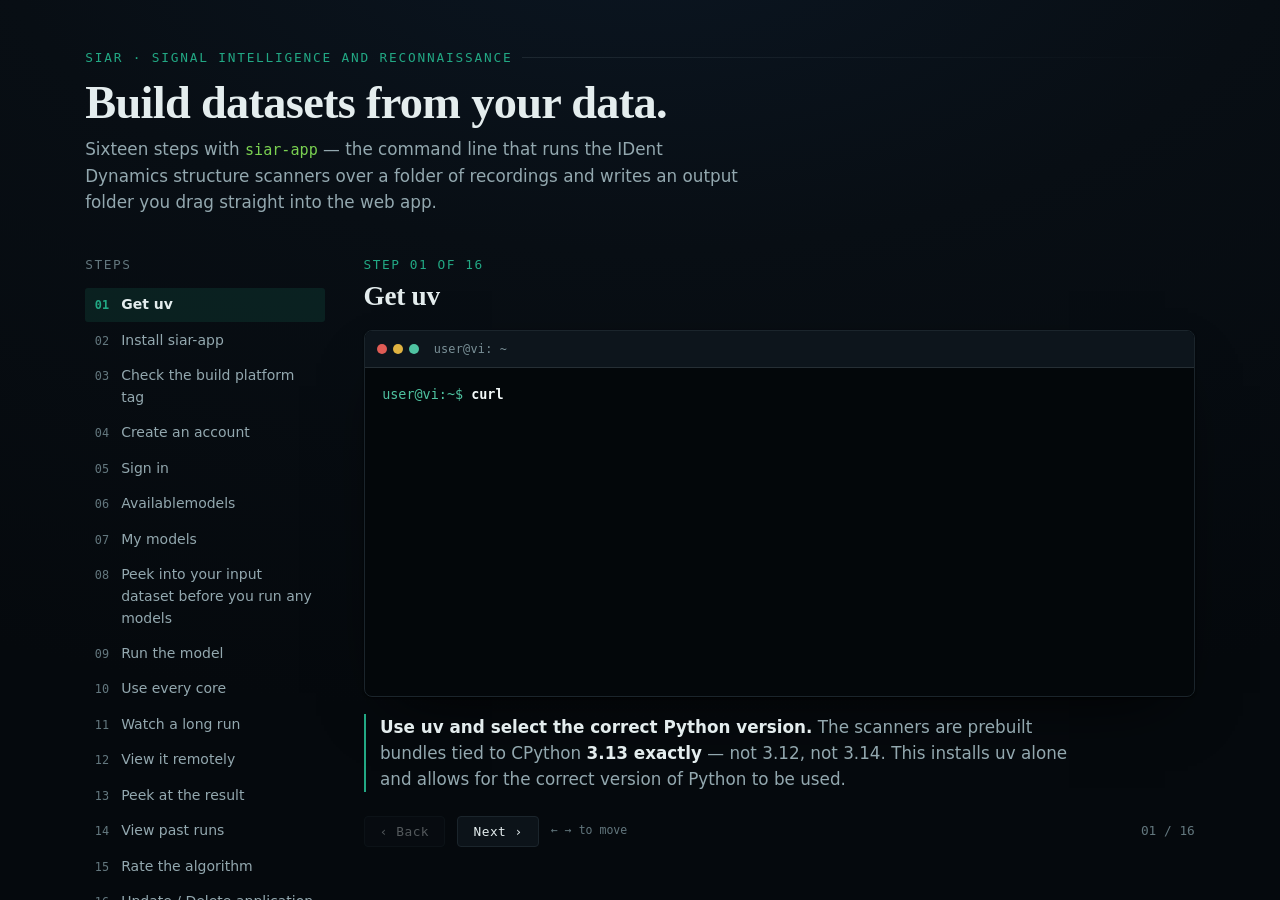
<file: quickstart.html>
<!doctype html>
<!--
  The quickstart itself lives inside the package, at src/siarapp/local_web/, so that it is
  still there after `uv tool install` — a file at the repository root would not be. This is
  a signpost to it, kept here because the root is where somebody browsing a clone looks.

  The command is the better route once the CLI is installed:

      siar-app quick-start
-->
<html lang="en">
<head>
  <meta charset="utf-8">
  <meta name="viewport" content="width=device-width, initial-scale=1">
  <meta name="color-scheme" content="dark">
  <meta http-equiv="refresh" content="0; url=src/siarapp/local_web/quickstart.html">
  <title>siar-app — install and first survey</title>
  <style>
    body {
      margin: 0;
      min-height: 100vh;
      display: grid;
      place-content: center;
      gap: .75rem;
      padding: 2rem;
      background: #05090D;
      color: #93A8AF;
      font-family: system-ui, -apple-system, "Segoe UI", Roboto, sans-serif;
      text-align: center;
    }
    a { color: #7AD151; }
    code {
      font-family: ui-monospace, "DejaVu Sans Mono", Menlo, Consolas, monospace;
      color: #7AD151;
    }
  </style>
</head>
<body>
  <p>Opening the quickstart&hellip;</p>
  <p>If nothing happens, open
    <a href="src/siarapp/local_web/quickstart.html">src/siarapp/local_web/quickstart.html</a>,
    or run <code>siar-app quick-start</code>.</p>
</body>
</html>
</file>
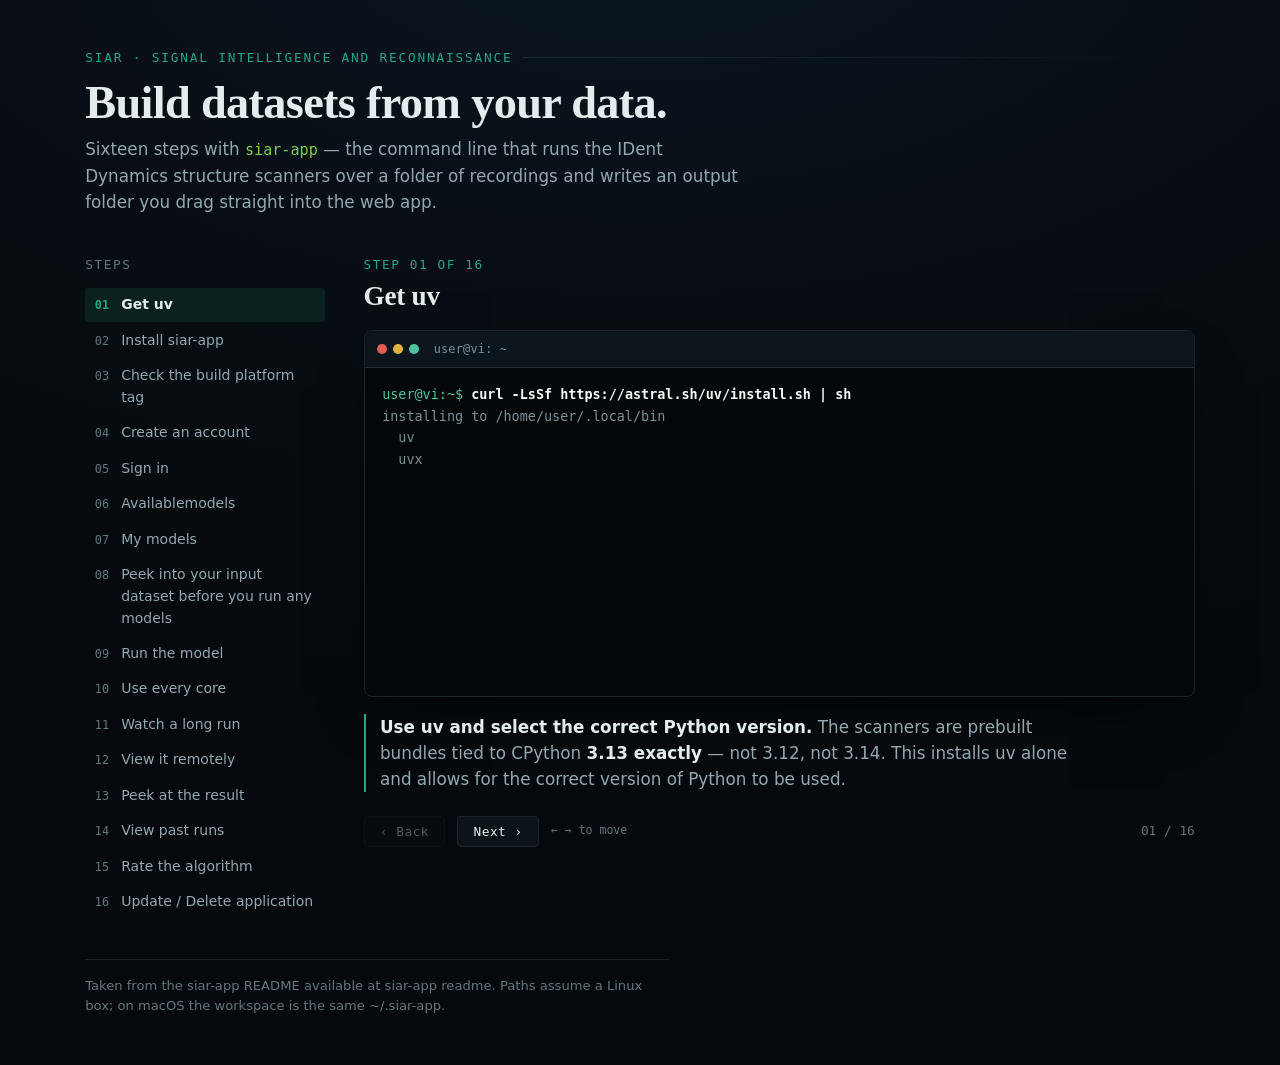
<file: src/siarapp/local_web/quickstart.html>
<!doctype html>
<html lang="en">
<head>
  <meta charset="utf-8">
  <meta name="viewport" content="width=device-width, initial-scale=1">
  <meta name="color-scheme" content="dark">
  <title>siar-app — install and first survey</title>
  <link rel="stylesheet" href="quickstart.css">
</head>
<body>

  <main class="deck">
    <header class="masthead">
      <p class="eyebrow" id="eyebrow"></p>
      <h1 id="headline"></h1>
      <p class="standfirst" id="intro"></p>
    </header>

    <div class="stage">
      <nav class="rail" aria-label="Steps">
        <p class="rail-title" id="rail-title">Steps</p>
        <ol id="rail"></ol>
      </nav>

      <section class="slide" aria-live="polite">
        <div class="slide-head">
          <span class="slide-step" id="slide-step"></span>
          <h2 id="slide-title"></h2>
        </div>

        <div class="term">
          <div class="term-bar">
            <span class="dots" aria-hidden="true"><i></i><i></i><i></i></span>
            <span class="term-title" id="term-title">user@vi: ~</span>
          </div>
          <pre class="term-body" id="term" tabindex="0" aria-label="Terminal transcript"></pre>
        </div>

        <p class="note" id="note"></p>

        <div class="controls">
          <button id="prev" type="button">&lsaquo; Back</button>
          <button id="next" type="button">Next &rsaquo;</button>
          <span class="hint">&larr; &rarr; to move</span>
          <span class="counter" id="counter"></span>
        </div>
      </section>
    </div>

    <footer class="colophon" id="colophon"></footer>
  </main>

  <script src="page-text.js"></script>
  <script src="quickstart.js"></script>
</body>
</html>
</file>
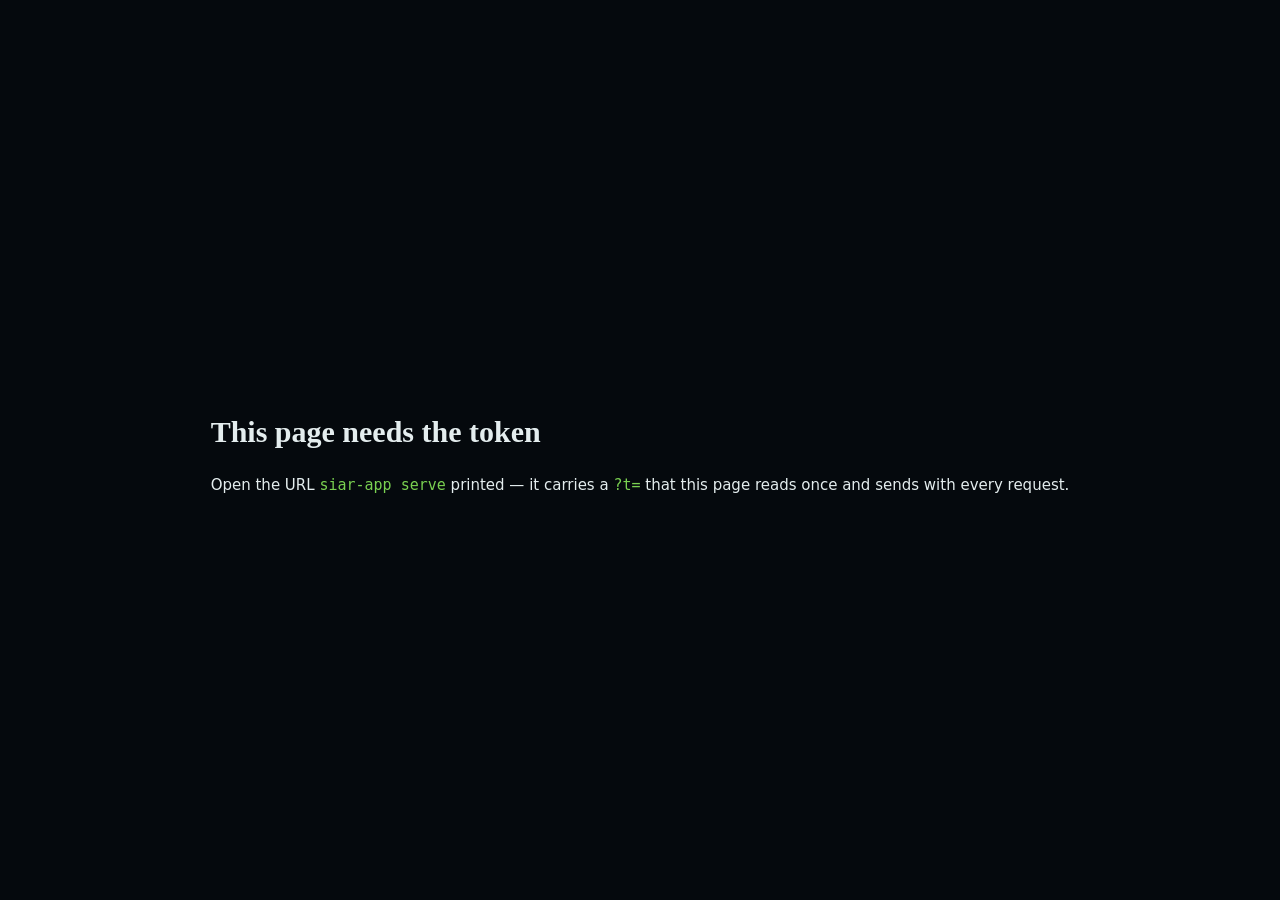
<file: src/siarapp/local_web/viewer.html>
<!doctype html>
<!--
  The page `siar-app serve` serves: a read-only look at one output folder, over an ssh tunnel.

  Deliberately small. It shows what a scan found, where the time went, and what one recording looks
  like — the questions you have while a survey is still on the remote box. It is not the IDent
  Dynamics viewer and does not try to be: no WebGL surface, no labelling, no model runs, no writes.
  Drop the folder into the web app when you want those.

  Everything is fetched from the daemon that served this file, so the port it is reached on through
  the tunnel is never compiled in. No CDN, no build step, no framework.
-->
<html lang="en">
<head>
<meta charset="utf-8">
<meta name="viewport" content="width=device-width, initial-scale=1">
<meta name="color-scheme" content="dark">
<title>siar-app — scan folder</title>
<link rel="stylesheet" href="viewer.css">
</head>
<body>
<header class="masthead">
  <div class="brand">
    <span class="mark">SIaR</span>
    <span class="folder" id="folder">—</span>
    <span class="chip" id="readonly" hidden>read-only</span>
  </div>
  <div class="run" id="run"></div>
  <div class="progress" id="progress" hidden>
    <div class="bar"><div class="fill" id="progress-fill"></div></div>
    <div class="progress-foot">
      <span id="progress-done"></span>
      <span id="progress-left"></span>
      <span class="dim" id="progress-age"></span>
    </div>
  </div>
</header>

<main>
  <section class="rail" aria-label="Recordings">
    <div class="filters">
      <input type="search" id="q" placeholder="filter by path" autocomplete="off"
             spellcheck="false" aria-label="Filter by path">
      <select id="status" aria-label="Filter by outcome"><option value="">any outcome</option></select>
      <select id="shape" aria-label="Filter by shape"><option value="">any shape</option></select>
      <select id="sort" aria-label="Sort by">
        <option value="path">path</option>
        <option value="structures">structures</option>
        <option value="duration">duration</option>
        <option value="elapsed">time to scan</option>
        <option value="status">outcome</option>
      </select>
      <button type="button" id="order" title="Reverse the order" aria-label="Reverse the order">↓</button>
    </div>
    <div class="lanes" id="lanes" role="list"></div>
    <div class="rail-foot">
      <span id="counted"></span>
      <button type="button" id="more" hidden>load more</button>
    </div>
  </section>

  <section class="detail" aria-label="Selected recording">
    <div class="empty" id="empty">
      <h1>A scan on a machine that is not this one</h1>
      <p id="empty-note">Pick a recording on the left.</p>
    </div>

    <article id="picked" hidden>
      <h1 id="picked-path">—</h1>
      <div class="picked-meta" id="picked-meta"></div>
      <div class="figure">
        <div class="axis-y" id="axis-y" aria-hidden="true"></div>
        <div class="plot" id="plot">
          <img id="preview" alt="" draggable="false">
          <canvas id="boxes"></canvas>
          <div class="plot-note" id="plot-note"></div>
        </div>
        <div class="axis-x" id="axis-x" aria-hidden="true"></div>
      </div>
      <div class="legend" id="legend"></div>
      <div class="tip" id="tip" hidden></div>
      <div class="audio" id="audio"></div>
    </article>

    <details class="panel" id="performance-panel">
      <summary>What the run cost</summary>
      <div id="performance">—</div>
    </details>

    <details class="panel" id="runs-panel">
      <summary>Other runs on this machine</summary>
      <div id="runs">—</div>
    </details>
  </section>
</main>

<div class="nokey" id="nokey" hidden>
  <div>
    <h1>This page needs the token</h1>
    <p>Open the URL <code>siar-app serve</code> printed — it carries a <code>?t=</code> that this
       page reads once and sends with every request.</p>
  </div>
</div>

<script type="module" src="viewer.js"></script>
</body>
</html>
</file>
<file: src/siarapp/local_web/quickstart.css>
:root {
  --ground:      #05090D;
  --ground-lift: #080E14;
  --surface:     #0C1319;
  --ink:         #E4EDEE;
  --ink-soft:    #93A8AF;
  --ink-faint:   #63777E;
  --rule:        #1B252C;
  --rule-soft:   rgba(147, 168, 175, 0.14);
  --accent:      #22A884;
  --accent-ink:  #7AD151;
  --accent-soft: rgba(34, 168, 132, 0.13);
  --flag:        #FDE725;

  --term-bg:     #03070A;
  --term-chrome: #0D151C;
  --term-ink:    #CFDCDF;
  --term-dim:    #7B9198;
  --term-cmd:    #F4FAFA;
  --term-prompt: #4FC3A1;
  --term-flag:   #FDE725;
  --term-rule:   rgba(207, 220, 223, 0.13);

  --shadow: 0 1px 2px rgba(0, 0, 0, .6), 0 26px 64px -30px rgba(0, 0, 0, .95);

  --step: clamp(.72rem, .68rem + .2vw, .8rem);
  --body: clamp(.95rem, .9rem + .25vw, 1.05rem);
  --term-size: clamp(.66rem, .40rem + .58vw, .84rem);

  --serif: Charter, "Bitstream Charter", "Iowan Old Style", "Palatino Linotype", Georgia, serif;
  --sans: system-ui, -apple-system, "Segoe UI", Roboto, "Helvetica Neue", sans-serif;
  --mono: ui-monospace, "SF Mono", "JetBrains Mono", "DejaVu Sans Mono", Menlo, Consolas, monospace;
}

*, *::before, *::after { box-sizing: border-box; }

body {
  margin: 0;

  background:
    radial-gradient(120% 90% at 50% -10%, #0B1622 0%, var(--ground-lift) 42%, var(--ground) 100%)
    var(--ground);
  background-attachment: fixed;
  color: var(--ink);
  font-family: var(--sans);
  font-size: var(--body);
  line-height: 1.55;
  -webkit-font-smoothing: antialiased;
}

.deck {
  max-width: 1180px;
  margin: 0 auto;
  padding: clamp(1.5rem, 1rem + 2.5vw, 3.25rem) clamp(1rem, .6rem + 2vw, 2.25rem) 3rem;
  display: flex;
  flex-direction: column;
  gap: clamp(1.5rem, 1rem + 2vw, 2.5rem);
}

.masthead { display: flex; flex-direction: column; gap: .55rem; }

.eyebrow {
  font-family: var(--mono);
  font-size: var(--step);
  letter-spacing: .14em;
  text-transform: uppercase;
  color: var(--accent);
  display: flex;
  align-items: center;
  gap: .6rem;
  margin: 0;
}
.eyebrow::after {
  content: "";
  flex: 1;
  height: 1px;
  background: linear-gradient(to right, var(--rule-soft), transparent);
}

.masthead h1 {
  font-family: var(--serif);
  font-weight: 600;
  font-size: clamp(1.75rem, 1.3rem + 2.2vw, 2.9rem);
  line-height: 1.1;
  letter-spacing: -.015em;
  text-wrap: balance;
  margin: 0;
}

.standfirst { margin: 0; max-width: 62ch; color: var(--ink-soft); }
.standfirst code { font-family: var(--mono); font-size: .9em; color: var(--accent-ink); }

.stage {
  display: grid;
  grid-template-columns: minmax(0, 15rem) minmax(0, 1fr);
  gap: clamp(1.25rem, .8rem + 2vw, 2.75rem);
  align-items: start;
}
@media (max-width: 860px) { .stage { grid-template-columns: minmax(0, 1fr); } }

.rail { position: sticky; top: 1.5rem; }
@media (max-width: 860px) { .rail { position: static; } }

.rail-title {
  font-family: var(--mono);
  font-size: var(--step);
  letter-spacing: .12em;
  text-transform: uppercase;
  color: var(--ink-faint);
  margin: 0 0 .85rem;
}

.rail ol { list-style: none; margin: 0; padding: 0; display: flex; flex-direction: column; gap: .1rem; }
@media (max-width: 860px) { .rail ol { flex-direction: row; flex-wrap: wrap; gap: .35rem; } }

.rail button {
  width: 100%;
  display: flex;
  align-items: baseline;
  gap: .65rem;
  padding: .38rem .6rem;
  border: 0;
  border-radius: 3px;
  background: transparent;
  color: var(--ink-soft);
  font: inherit;
  font-size: .875rem;
  text-align: left;
  cursor: pointer;
  transition: background .16s ease, color .16s ease;
}
.rail button:hover { background: var(--accent-soft); color: var(--ink); }
.rail button:focus-visible { outline: 2px solid var(--accent); outline-offset: 1px; }

.rail .num {
  font-family: var(--mono);
  font-size: .74rem;
  font-variant-numeric: tabular-nums;
  color: var(--ink-faint);
  min-width: 1.35em;
}
.rail li[aria-current="step"] button { background: var(--accent-soft); color: var(--ink); font-weight: 600; }
.rail li[aria-current="step"] .num { color: var(--accent); }
@media (max-width: 860px) {
  .rail button { width: auto; }
  .rail .label { display: none; }
  .rail li[aria-current="step"] .label { display: inline; }
}

.slide { display: flex; flex-direction: column; gap: 1.1rem; min-width: 0; }

.slide-head { display: flex; flex-direction: column; gap: .3rem; }

.slide-step {
  font-family: var(--mono);
  font-size: var(--step);
  letter-spacing: .12em;
  text-transform: uppercase;
  color: var(--accent);
}

.slide-head h2 {
  font-family: var(--serif);
  font-weight: 600;
  font-size: clamp(1.25rem, 1.05rem + .9vw, 1.7rem);
  line-height: 1.2;
  letter-spacing: -.01em;
  text-wrap: balance;
  margin: 0;
}

.term {
  background: var(--term-bg);
  border-radius: 8px;
  box-shadow: var(--shadow);
  overflow: hidden;
  border: 1px solid var(--rule);
}

.term-bar {
  display: flex;
  align-items: center;
  gap: .55rem;
  padding: .55rem .8rem;
  background: var(--term-chrome);
  border-bottom: 1px solid var(--term-rule);
}

.dots { display: flex; gap: .38rem; }
.dots i { width: .62rem; height: .62rem; border-radius: 50%; background: #3A4750; }
.dots i:nth-child(1) { background: #E05C55; }
.dots i:nth-child(2) { background: #E0B341; }
.dots i:nth-child(3) { background: #4FC3A1; }

.term-title {
  font-family: var(--mono);
  font-size: .74rem;
  color: var(--term-dim);
  letter-spacing: .02em;
  margin-left: .35rem;
}

.term-body {
  margin: 0;
  padding: 1rem 1.1rem 1.3rem;
  overflow-x: auto;
  min-height: 20.5rem;
  font-family: var(--mono);
  font-size: var(--term-size);
  line-height: 1.62;
  color: var(--term-ink);
  tab-size: 4;
}
.term-body::-webkit-scrollbar { height: 8px; }
.term-body::-webkit-scrollbar-thumb { background: #26333B; border-radius: 4px; }

.term-body .ln { display: block; white-space: pre; min-height: 1.62em; }
.term-body .prompt { color: var(--term-prompt); }
.term-body .cmd { color: var(--term-cmd); font-weight: 600; }
.term-body .ask { color: var(--term-ink); }
.term-body .dim { color: var(--term-dim); }
.term-body .flag { color: var(--term-flag); }
.term-body .ok { color: var(--term-prompt); }
.term-body .rule { color: var(--term-dim); opacity: .5; }

.cursor {
  display: inline-block;
  width: .58em;
  height: 1.02em;
  margin-bottom: -.16em;
  background: var(--term-prompt);
  animation: blink 1.05s steps(1) infinite;
}
@keyframes blink { 50% { opacity: 0; } }

.reveal { animation: rise .26s ease both; }
@keyframes rise { from { opacity: 0; transform: translateY(2px); } to { opacity: 1; transform: none; } }

@media (prefers-reduced-motion: reduce) {
  .cursor { animation: none; }
  .reveal { animation: none; }
}

.note {
  margin: 0;
  padding-left: .9rem;
  border-left: 2px solid var(--accent);
  color: var(--ink-soft);
  max-width: 68ch;
}
.note strong { color: var(--ink); font-weight: 600; }
.note code { font-family: var(--mono); font-size: .88em; color: var(--accent-ink); white-space: nowrap; }

.controls { display: flex; align-items: center; gap: .75rem; padding-top: .35rem; }

.controls button {
  font-family: var(--mono);
  font-size: .8rem;
  letter-spacing: .04em;
  padding: .45rem .95rem;
  border: 1px solid var(--rule);
  border-radius: 4px;
  background: var(--surface);
  color: var(--ink);
  cursor: pointer;
  transition: border-color .16s ease, color .16s ease;
}
.controls button:hover:not(:disabled) { border-color: var(--accent); color: var(--accent-ink); }
.controls button:focus-visible { outline: 2px solid var(--accent); outline-offset: 2px; }
.controls button:disabled { opacity: .35; cursor: default; }

.counter {
  font-family: var(--mono);
  font-size: .8rem;
  font-variant-numeric: tabular-nums;
  color: var(--ink-faint);
  margin-left: auto;
}

.hint { font-family: var(--mono); font-size: .72rem; color: var(--ink-faint); }
@media (max-width: 560px) { .hint { display: none; } }

.colophon {
  border-top: 1px solid var(--rule);
  padding-top: 1rem;
  font-size: .82rem;
  color: var(--ink-faint);
  max-width: 70ch;
}
.colophon code { font-family: var(--mono); font-size: .92em; }
</file>
<file: src/siarapp/local_web/viewer.css>
/* The look of `siar-app serve`'s page.
 *
 * The palette is the one docs.py's README shell and quickstart.css already use — viridis dark, so
 * the daemon's page, the manual and the quickstart read as the same product. Nothing here is
 * responsive-clever: two columns at a desk, stacked on a narrow screen, and that is all.
 */

:root {
  --ground: #05090D; --surface: #0C1319; --surface-2: #111A21; --ink: #E4EDEE;
  --ink-soft: #A6B8BE; --ink-faint: #63777E; --rule: #1B252C;
  --accent: #22A884; --accent-ink: #7AD151; --warn: #D29922; --bad: #F0616D;
  --mono: ui-monospace, "SF Mono", "JetBrains Mono", "DejaVu Sans Mono", Menlo, Consolas, monospace;
  --sans: system-ui, -apple-system, "Segoe UI", Roboto, "Helvetica Neue", sans-serif;
  --serif: Charter, "Bitstream Charter", "Iowan Old Style", Georgia, serif;
}

* { box-sizing: border-box; }

/* Everything on this page is shown and hidden through the `hidden` attribute, and the attribute
 * only carries `display: none` from the user-agent sheet — any author rule with a `display` in it
 * wins on specificity and the element stays on screen. Said once here rather than remembered at
 * every rule that sets one. */
[hidden] { display: none !important; }

body {
  margin: 0; background: var(--ground); color: var(--ink);
  font-family: var(--sans); font-size: 15px; line-height: 1.5;
  -webkit-font-smoothing: antialiased;
}

/* -- masthead ---------------------------------------------------------------------------- */

.masthead {
  padding: 0.9rem 1.25rem 0.75rem; border-bottom: 1px solid var(--rule); background: var(--surface);
  position: sticky; top: 0; z-index: 5;
}
.brand { display: flex; align-items: baseline; gap: 0.6rem; flex-wrap: wrap; }
.mark {
  font-family: var(--mono); font-size: 0.72rem; letter-spacing: 0.16em; text-transform: uppercase;
  color: var(--accent);
}
.folder { font-family: var(--serif); font-size: 1.2rem; }
.chip {
  font-family: var(--mono); font-size: 0.64rem; letter-spacing: 0.1em; text-transform: uppercase;
  color: var(--ink-faint); border: 1px solid var(--rule); border-radius: 999px;
  padding: 0.1rem 0.5rem;
}
.run {
  font-family: var(--mono); font-size: 0.76rem; color: var(--ink-soft); margin-top: 0.3rem;
}
.run .sep { color: var(--ink-faint); margin: 0 0.45rem; }
.run b { color: var(--ink); font-weight: 600; }

.progress { margin-top: 0.6rem; }
.bar {
  height: 0.4rem; border-radius: 999px; background: rgba(127, 127, 127, 0.22); overflow: hidden;
}
.fill { height: 100%; background: var(--accent); width: 0; transition: width 0.4s ease-out; }
.progress-foot {
  display: flex; gap: 1rem; font-family: var(--mono); font-size: 0.72rem; color: var(--ink-soft);
  margin-top: 0.3rem;
}
.dim { color: var(--ink-faint); }

/* -- layout ------------------------------------------------------------------------------ */

main { display: grid; grid-template-columns: minmax(20rem, 27rem) 1fr; min-height: 0; }
@media (max-width: 60rem) { main { grid-template-columns: 1fr; } }

.rail {
  border-right: 1px solid var(--rule); display: flex; flex-direction: column;
  max-height: calc(100vh - 6.5rem); position: sticky; top: 6.5rem;
}
.filters {
  display: flex; gap: 0.35rem; padding: 0.6rem 0.75rem; border-bottom: 1px solid var(--rule);
  flex-wrap: wrap;
}
.filters input, .filters select, .filters button, .runs button {
  background: var(--surface-2); color: var(--ink); border: 1px solid var(--rule);
  border-radius: 0.3rem; padding: 0.28rem 0.45rem; font-family: var(--mono); font-size: 0.75rem;
}
.filters input { flex: 1 1 8rem; min-width: 6rem; }
.filters button { cursor: pointer; width: 2rem; }
.filters input:focus, .filters select:focus, .filters button:focus-visible {
  outline: 1px solid var(--accent); outline-offset: 1px;
}

.lanes { overflow-y: auto; flex: 1; }
.lane {
  display: grid; grid-template-columns: 1fr auto; gap: 0.15rem 0.5rem;
  padding: 0.5rem 0.75rem; border-bottom: 1px solid var(--rule); cursor: pointer;
  align-items: center;
}
.lane:hover { background: var(--surface); }
.lane[aria-current="true"] { background: var(--surface-2); box-shadow: inset 2px 0 0 var(--accent); }
.lane-path {
  font-family: var(--mono); font-size: 0.76rem; direction: rtl; text-align: left;
  overflow: hidden; text-overflow: ellipsis; white-space: nowrap;
}
.lane-count { font-family: var(--mono); font-size: 0.76rem; color: var(--accent-ink); }
.lane-thumb {
  grid-column: 1 / -1; width: 100%; height: 2.6rem; object-fit: cover; display: block;
  background: var(--surface-2); border-radius: 0.2rem; image-rendering: auto;
}
.lane-thumb.blank { opacity: 0.35; }
.lane-foot {
  grid-column: 1 / -1; display: flex; gap: 0.3rem; flex-wrap: wrap;
  font-family: var(--mono); font-size: 0.66rem; color: var(--ink-faint);
}
.shape { border: 1px solid var(--rule); border-radius: 999px; padding: 0 0.35rem; }
.status-error { color: var(--bad); }
.status-too_short, .status-skipped { color: var(--ink-faint); }

.rail-foot {
  display: flex; justify-content: space-between; align-items: center; gap: 0.5rem;
  padding: 0.5rem 0.75rem; border-top: 1px solid var(--rule);
  font-family: var(--mono); font-size: 0.72rem; color: var(--ink-faint);
}
.rail-foot button {
  background: var(--surface-2); color: var(--ink); border: 1px solid var(--rule);
  border-radius: 0.3rem; padding: 0.2rem 0.5rem; cursor: pointer; font: inherit;
}

/* -- the picked recording ---------------------------------------------------------------- */

.detail { padding: 1.25rem 1.5rem 4rem; min-width: 0; }
.detail h1 {
  font-family: var(--serif); font-size: 1.3rem; font-weight: 600; margin: 0 0 0.35rem;
  overflow-wrap: anywhere;
}
.empty { color: var(--ink-soft); max-width: 34rem; }
.picked-meta {
  font-family: var(--mono); font-size: 0.74rem; color: var(--ink-soft); margin-bottom: 0.9rem;
}
.picked-meta .sep { color: var(--ink-faint); margin: 0 0.4rem; }

.figure { display: grid; grid-template-columns: 3.4rem 1fr; gap: 0.25rem; }
.axis-y {
  grid-column: 1; display: flex; flex-direction: column; justify-content: space-between;
  font-family: var(--mono); font-size: 0.64rem; color: var(--ink-faint); text-align: right;
  padding-right: 0.25rem;
}
.plot {
  grid-column: 2; position: relative; background: var(--surface-2); border: 1px solid var(--rule);
  border-radius: 0.25rem; overflow: hidden; min-height: 12rem;
}
.plot img { display: block; width: 100%; height: 22rem; object-fit: fill; }
.plot canvas { position: absolute; inset: 0; width: 100%; height: 100%; }
.plot-note {
  position: absolute; inset: 0; display: grid; place-items: center;
  font-family: var(--mono); font-size: 0.76rem; color: var(--ink-faint);
}
.axis-x {
  grid-column: 2; display: flex; justify-content: space-between;
  font-family: var(--mono); font-size: 0.64rem; color: var(--ink-faint); padding-top: 0.2rem;
}

.legend {
  display: flex; gap: 0.4rem; flex-wrap: wrap; margin: 0.75rem 0 0;
  font-family: var(--mono); font-size: 0.7rem;
}
.legend button {
  background: none; border: 1px solid var(--rule); border-radius: 999px; cursor: pointer;
  color: var(--ink-soft); padding: 0.1rem 0.55rem; font: inherit; display: flex; gap: 0.35rem;
  align-items: center;
}
.legend button[aria-pressed="false"] { opacity: 0.4; }
.legend .swatch { width: 0.6rem; height: 0.6rem; border-radius: 0.15rem; }

.tip {
  margin-top: 0.6rem; font-family: var(--mono); font-size: 0.72rem; color: var(--ink-soft);
  border-left: 2px solid var(--accent); padding-left: 0.6rem;
}
.audio { margin-top: 1rem; font-family: var(--mono); font-size: 0.74rem; color: var(--ink-soft); }
.audio audio { width: 100%; margin-top: 0.4rem; }
.audio a { color: var(--accent-ink); }

/* -- panels ------------------------------------------------------------------------------ */

.panel { margin-top: 1.75rem; border-top: 1px solid var(--rule); padding-top: 0.75rem; }
.panel summary {
  cursor: pointer; font-family: var(--mono); font-size: 0.72rem; letter-spacing: 0.08em;
  text-transform: uppercase; color: var(--ink-faint);
}
.panel summary:hover { color: var(--ink-soft); }
table { width: 100%; border-collapse: collapse; font-size: 0.8rem; margin-top: 0.6rem; }
th, td { text-align: left; padding: 0.25rem 0.4rem; border-top: 1px solid var(--rule); }
th { color: var(--ink-faint); font-weight: 400; white-space: nowrap; }
td.num {
  text-align: right; font-variant-numeric: tabular-nums; font-family: var(--mono);
  white-space: nowrap;
}
tr.stage th { padding-left: 1.2rem; color: var(--ink-faint); }
.share { display: block; height: 0.3rem; border-radius: 999px; background: var(--ink-faint); }
tr.stage:first-of-type .share { background: var(--accent); }
.runs table td a { color: var(--accent-ink); }
.runs .here { color: var(--ink-faint); }

/* -- no token ---------------------------------------------------------------------------- */

.nokey {
  position: fixed; inset: 0; background: var(--ground); display: grid; place-items: center;
  padding: 2rem; z-index: 10;
}
.nokey h1 { font-family: var(--serif); }
.nokey code { font-family: var(--mono); color: var(--accent-ink); }
</file>
